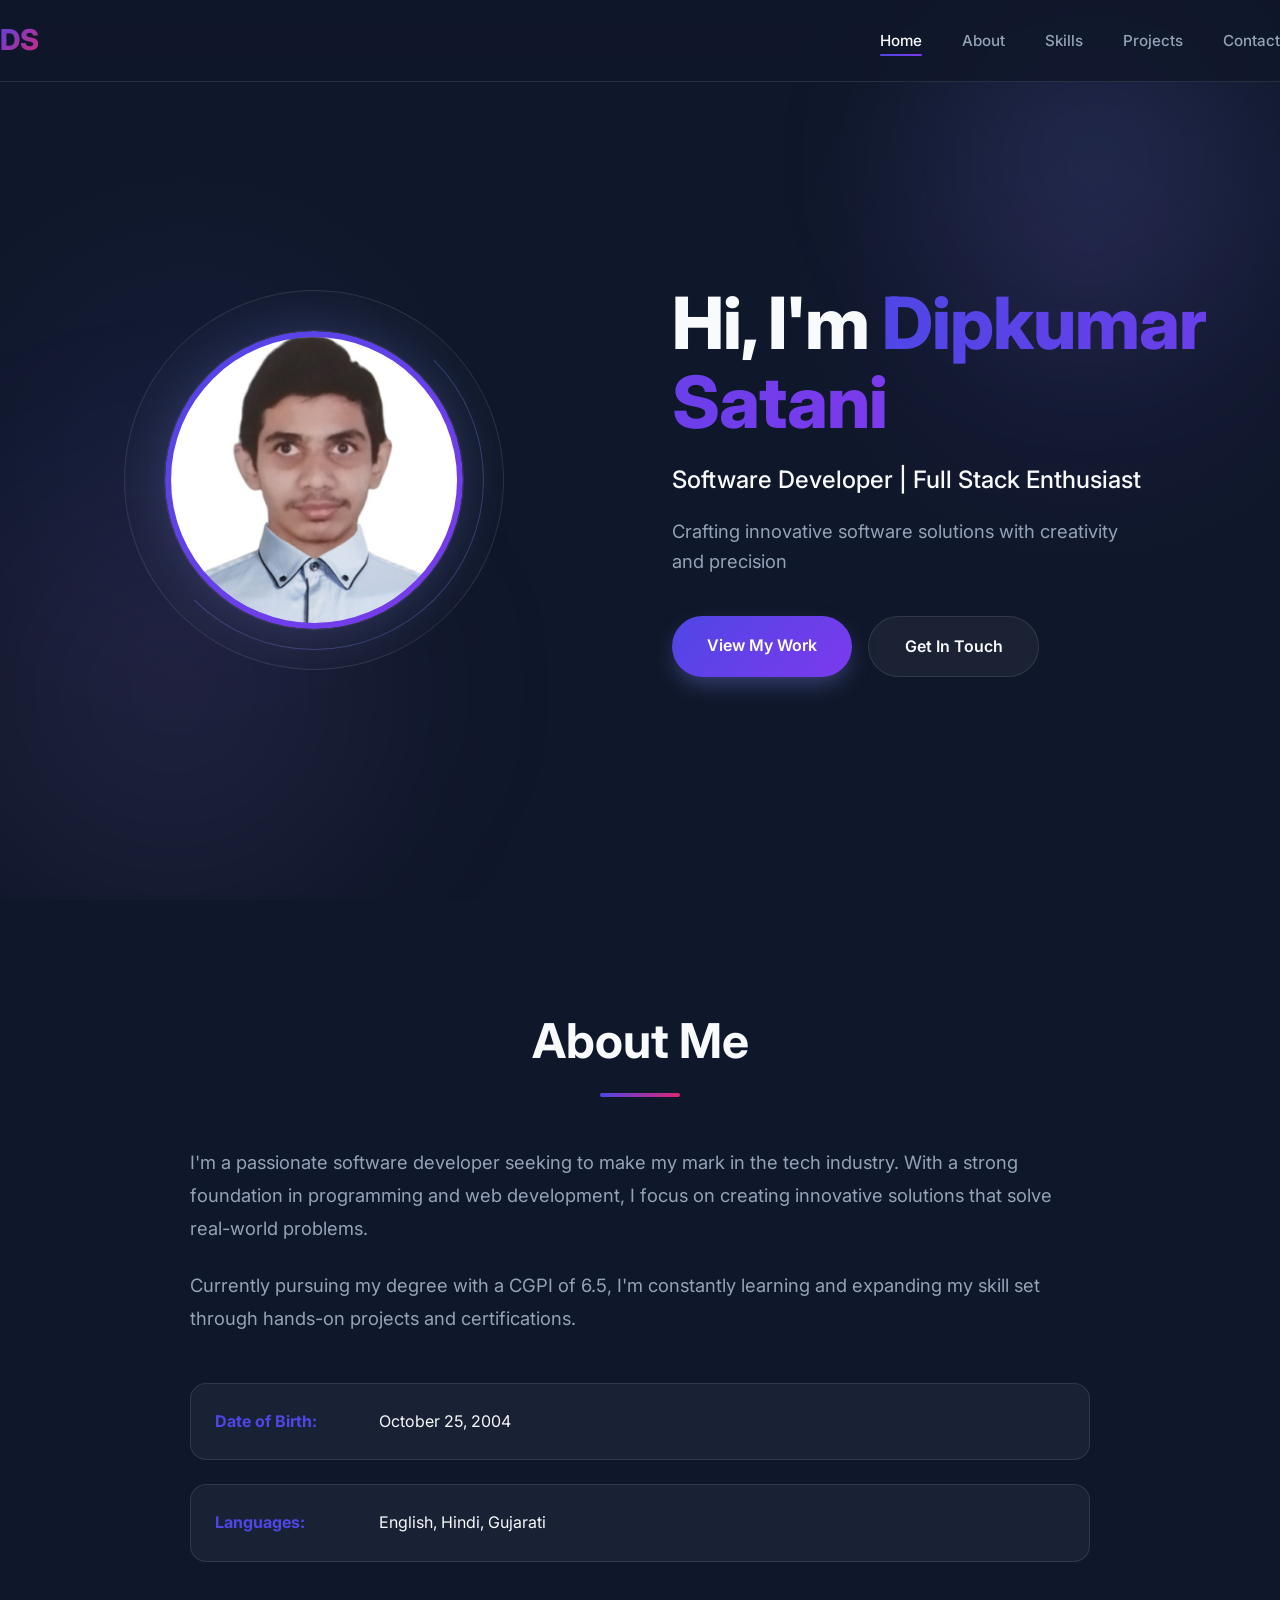
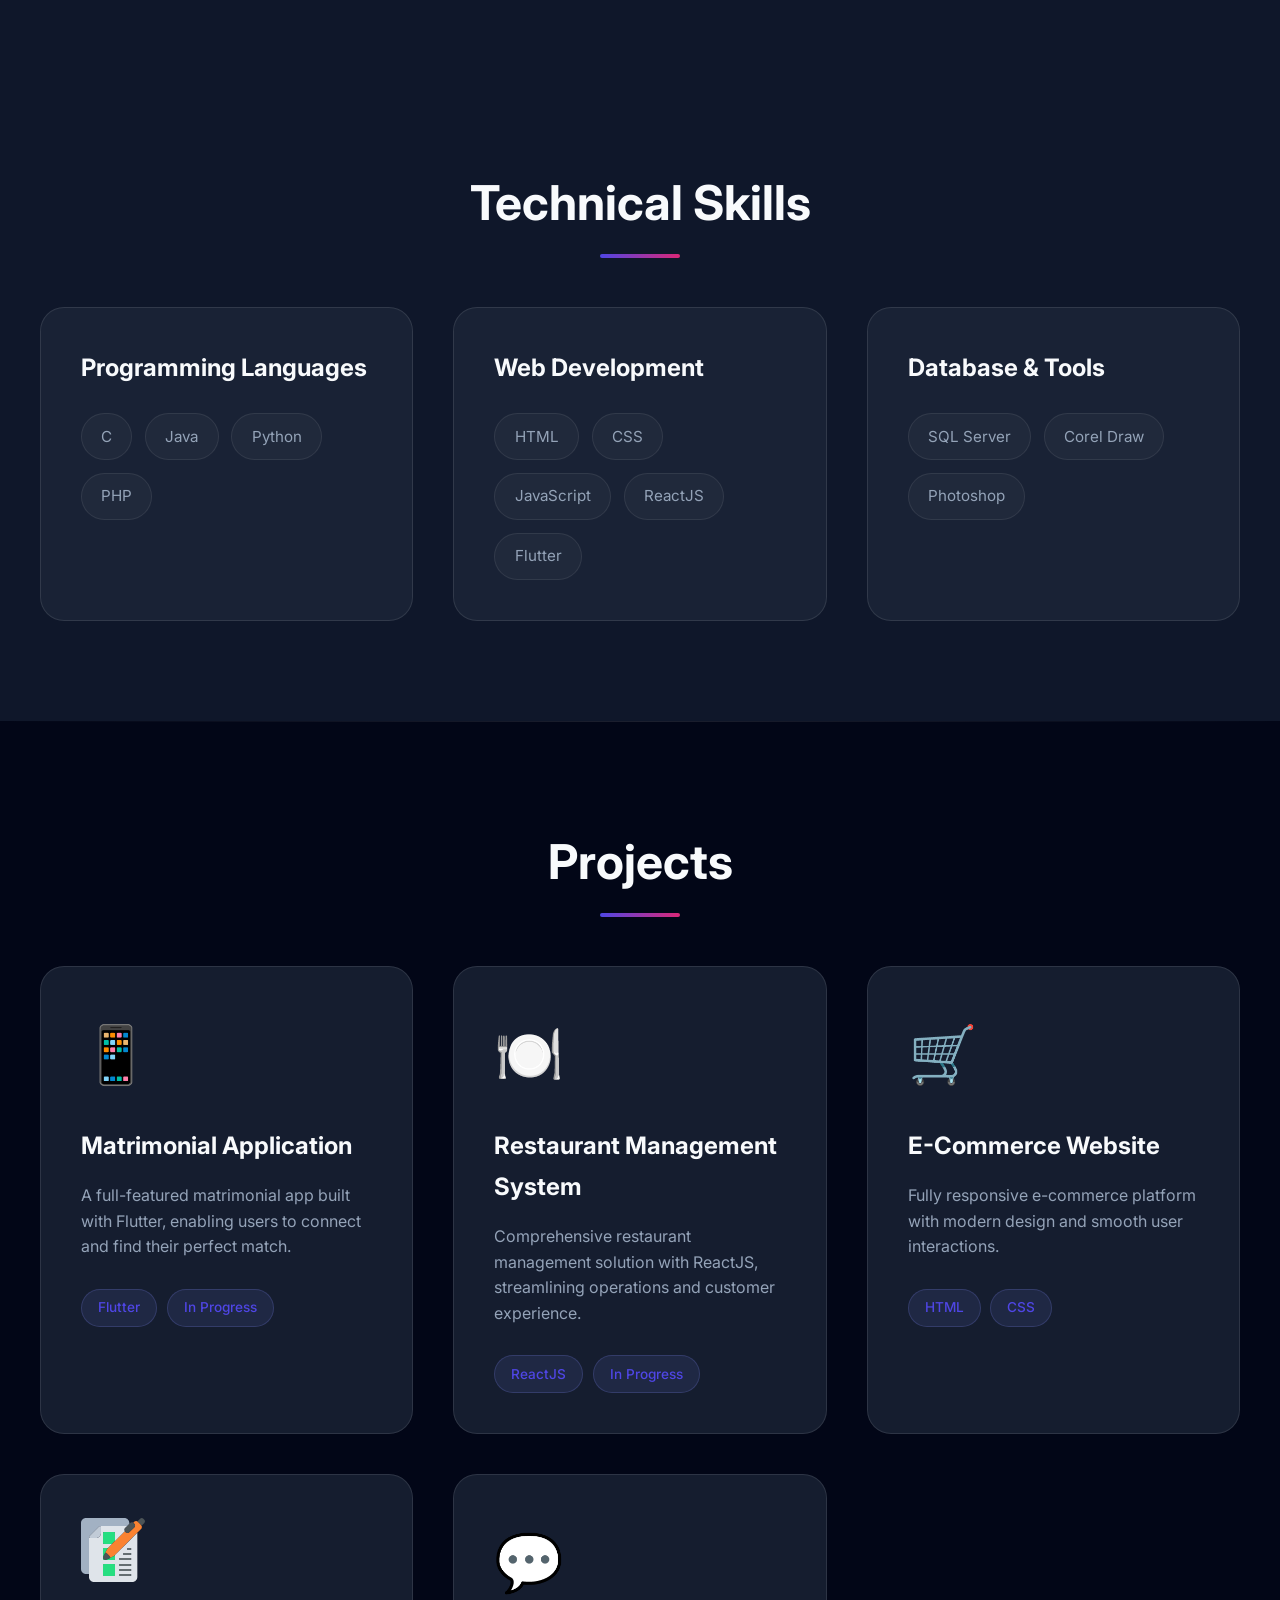
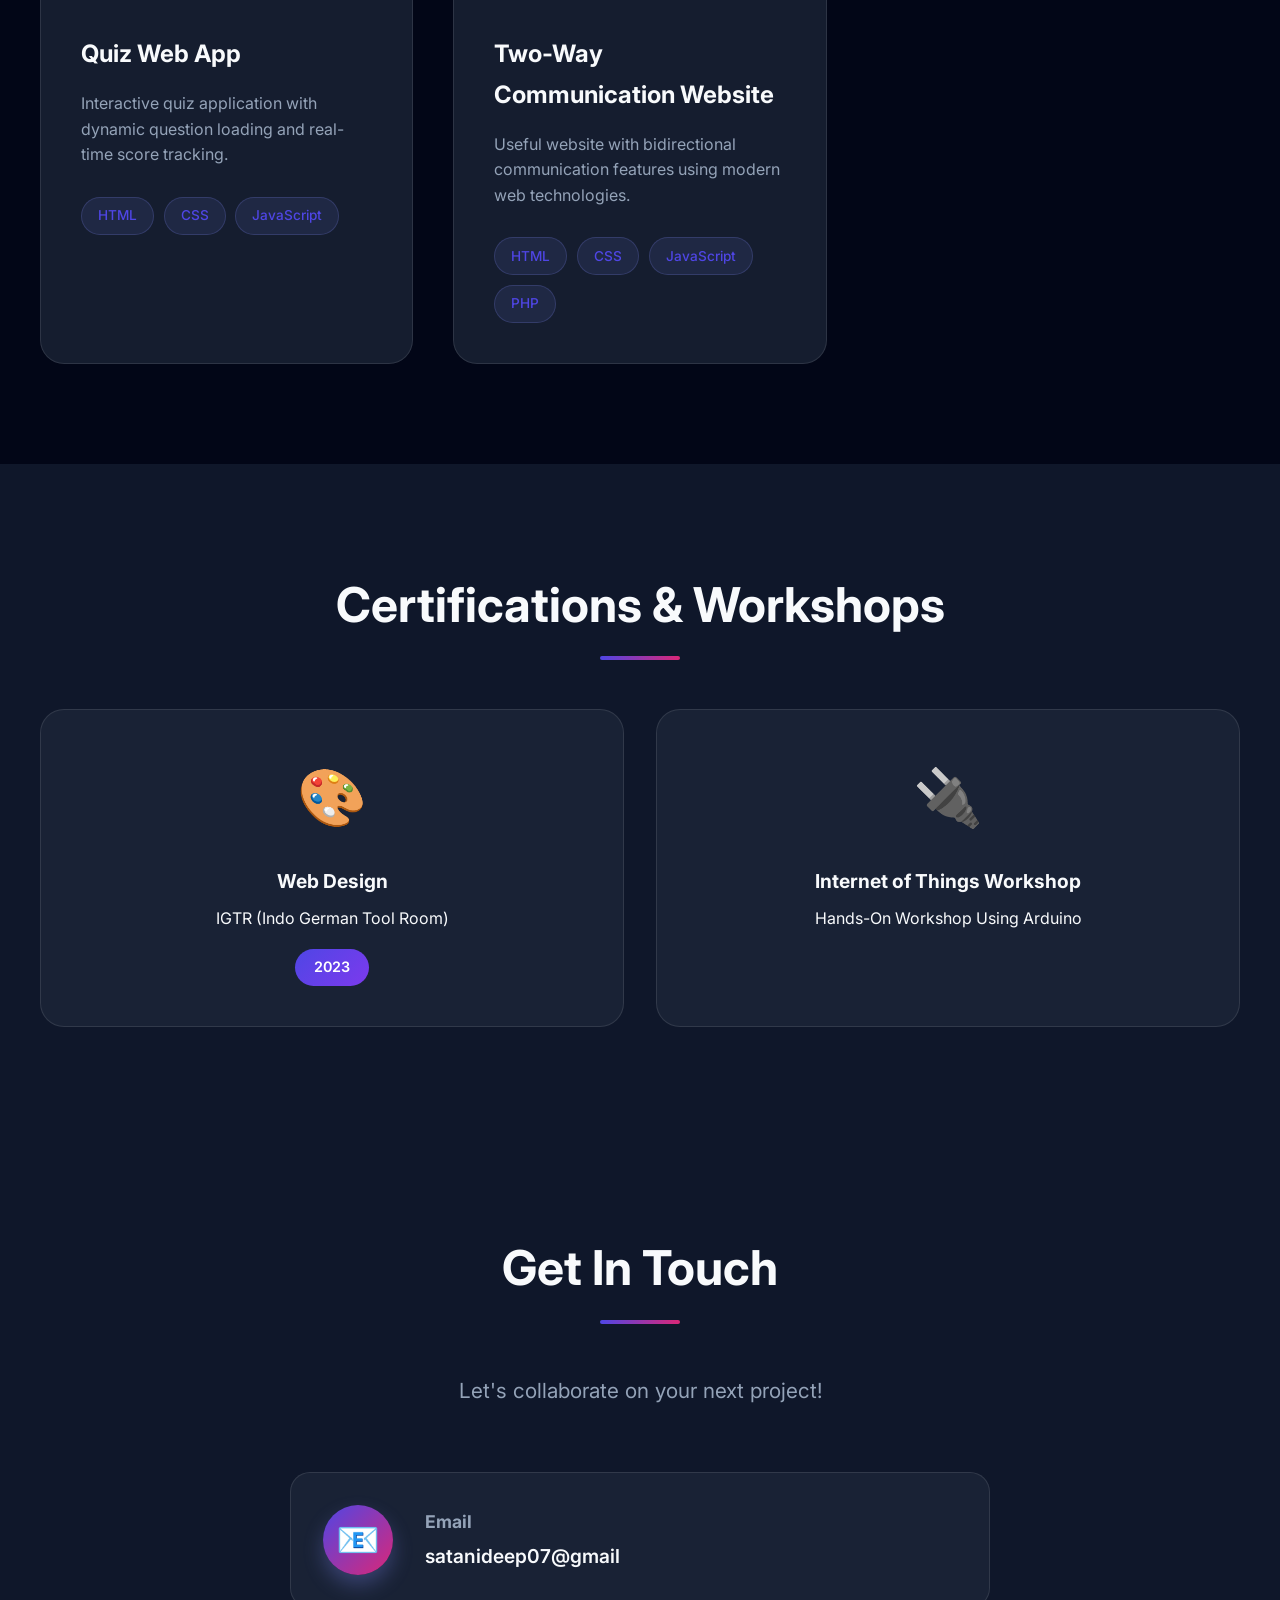
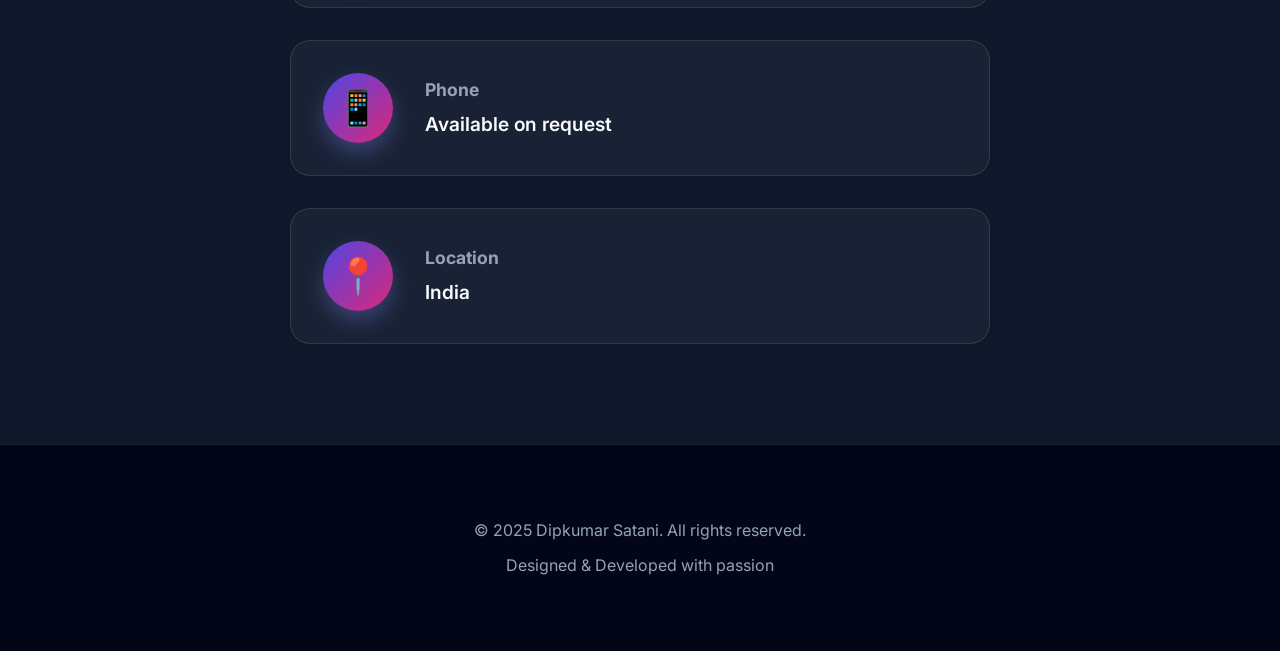
<file: index.html>
<!DOCTYPE html>
<html lang="en">

<head>
  <meta charset="UTF-8" />
  <meta name="viewport" content="width=device-width, initial-scale=1.0" />
  <title>Dipkumar Satani - Software Developer Portfolio</title>
  <link rel="preconnect" href="https://fonts.googleapis.com">
  <link rel="preconnect" href="https://fonts.gstatic.com" crossorigin>
  <link
    href="https://fonts.googleapis.com/css2?family=Inter:wght@300;400;500;600;700&family=Outfit:wght@400;500;600;700;800&display=swap"
    rel="stylesheet">
  <link rel="stylesheet" href="style.css" />
</head>

<body>
  <!-- Navigation -->
  <nav class="navbar">
    <div class="nav-container">
      <div class="logo">DS</div>
      <ul class="nav-menu">
        <li><a href="#home" class="nav-link">Home</a></li>
        <li><a href="#about" class="nav-link">About</a></li>
        <li><a href="#skills" class="nav-link">Skills</a></li>
        <li><a href="#projects" class="nav-link">Projects</a></li>
        <li><a href="#contact" class="nav-link">Contact</a></li>
      </ul>
      <div class="hamburger">
        <span></span>
        <span></span>
        <span></span>
      </div>
    </div>
  </nav>
  <!-- Hero Section -->
  <section id="home" class="hero">
    <div class="hero-image">
      <div class="profile-ring">
        <div class="ring-outer"></div>
        <div class="ring-middle"></div>
        <div class="profile-photo">
          <img src="./me.jpg" alt="Dipkumar Satani" id="profileImg" />
          <div class="photo-placeholder">DS</div>
        </div>
      </div>
    </div>
    <div class="hero-content">
      <h1 class="hero-title">
        Hi, I'm <span class="gradient-text">Dipkumar Satani</span>
      </h1>
      <p class="hero-subtitle">Software Developer | Full Stack Enthusiast</p>
      <p class="hero-description">
        Crafting innovative software solutions with creativity and precision
      </p>
      <div class="hero-buttons">
        <a href="#projects" class="btn btn-primary">View My Work</a>
        <a href="#contact" class="btn btn-secondary">Get In Touch</a>
      </div>
    </div>
  </section>

  <!-- About Section -->
  <section id="about" class="about">
    <div class="container">
      <h2 class="section-title">About Me</h2>
      <div class="about-content">
        <div class="about-text">
          <p>
            I'm a passionate software developer seeking to make my mark in the
            tech industry. With a strong foundation in programming and web
            development, I focus on creating innovative solutions that solve
            real-world problems.
          </p>
          <p>
            Currently pursuing my degree with a CGPI of 6.5, I'm constantly
            learning and expanding my skill set through hands-on projects and
            certifications.
          </p>
          <div class="about-details">
            <div class="detail-item">
              <span class="detail-label">Date of Birth:</span>
              <span class="detail-value">October 25, 2004</span>
            </div>
            <div class="detail-item">
              <span class="detail-label">Languages:</span>
              <span class="detail-value">English, Hindi, Gujarati</span>
            </div>
          </div>
        </div>
      </div>
    </div>
  </section>

  <!-- Skills Section -->
  <section id="skills" class="skills">
    <div class="container">
      <h2 class="section-title">Technical Skills</h2>
      <div class="skills-grid">
        <div class="skill-category">
          <h3>Programming Languages</h3>
          <div class="skill-tags">
            <span class="skill-tag">C</span>
            <span class="skill-tag">Java</span>
            <span class="skill-tag">Python</span>
            <span class="skill-tag">PHP</span>
          </div>
        </div>
        <div class="skill-category">
          <h3>Web Development</h3>
          <div class="skill-tags">
            <span class="skill-tag">HTML</span>
            <span class="skill-tag">CSS</span>
            <span class="skill-tag">JavaScript</span>
            <span class="skill-tag">ReactJS</span>
            <span class="skill-tag">Flutter</span>
          </div>
        </div>
        <div class="skill-category">
          <h3>Database & Tools</h3>
          <div class="skill-tags">
            <span class="skill-tag">SQL Server</span>
            <span class="skill-tag">Corel Draw</span>
            <span class="skill-tag">Photoshop</span>
          </div>
        </div>
      </div>
    </div>
  </section>

  <!-- Projects Section -->
  <section id="projects" class="projects">
    <div class="container">
      <h2 class="section-title">Projects</h2>
      <div class="projects-grid">
        <div class="project-card">
          <div class="project-icon">📱</div>
          <h3>Matrimonial Application</h3>
          <p>
            A full-featured matrimonial app built with Flutter, enabling users
            to connect and find their perfect match.
          </p>
          <div class="project-tech">
            <span>Flutter</span>
            <span>In Progress</span>
          </div>
        </div>
        <div class="project-card">
          <div class="project-icon">🍽️</div>
          <h3>Restaurant Management System</h3>
          <p>
            Comprehensive restaurant management solution with ReactJS,
            streamlining operations and customer experience.
          </p>
          <div class="project-tech">
            <span>ReactJS</span>
            <span>In Progress</span>
          </div>
        </div>
        <div class="project-card">
          <div class="project-icon">🛒</div>
          <h3>E-Commerce Website</h3>
          <p>
            Fully responsive e-commerce platform with modern design and smooth
            user interactions.
          </p>
          <div class="project-tech">
            <span>HTML</span>
            <span>CSS</span>
          </div>
        </div>
        <div class="project-card">
          <div class="project-icon">
            <svg xmlns="http://www.w3.org/2000/svg" width="64" height="64" viewBox="0 0 64 64" id="test">
              <g>
                <path fill="#646e72"
                  d="m 47.00004,30.0002 a 1,1.0000078 0 0 0 -1,1 1,1.0000078 0 0 0 1,1.0001 h 2.332 a 1,1.0000078 0 0 0 1,-1.0001 1,1.0000078 0 0 0 -1,-1 z m -4,5.0001 a 1,1.0000078 0 0 0 -1,1 1,1.0000078 0 0 0 1,1 h 6.332 a 1,1.0000078 0 0 0 1,-1 1,1.0000078 0 0 0 -1,-1 z m -4,5 a 1,1.0000078 0 0 0 -1,1 1,1.0000078 0 0 0 1,1 h 10.332 a 1,1.0000078 0 0 0 1,-1 1,1.0000078 0 0 0 -1,-1 z m 0,6.0001 a 1,1.0000078 0 0 0 -1,1 1,1.0000078 0 0 0 1,1 h 10.332 a 1,1.0000078 0 0 0 1,-1 1,1.0000078 0 0 0 -1,-1 z m 0,5 a 1,1.0000078 0 0 0 -1,1 1,1.0000078 0 0 0 1,1 h 10.332 a 1,1.0000078 0 0 0 1,-1 1,1.0000078 0 0 0 -1,-1 z m 0,5 a 1,1.0000078 0 0 0 -1,1 1,1.0000078 0 0 0 1,1.0001 h 10.332 a 1,1.0000078 0 0 0 1,-1.0001 1,1.0000078 0 0 0 -1,-1 z">
                </path>
                <path fill="#26de81"
                  d="M23.00004 46.0004c-.5523.0001-.9999.4477-1 1v10c.0001.5523.4477 1 1 1.0001h10c.5523-.0001.9999-.4478 1-1.0001v-10c-.0001-.5523-.4477-.9999-1-1zM23.00004 14.0001a1.0001 1.0001078 0 00-1 1v10.0001a1.0001 1.0001078 0 001 1h7.9297l3.0703-3.0723v-7.9278a1.0001 1.0001078 0 00-1-1z">
                </path>
                <path fill="#4c5457"
                  d="m 24.00004,35.1409 c -0.5666,1.0728 -1.1221,2.1517 -1.6816,3.2283 -0.6235,1.1997 0.038,2.4399 0.4555,2.8575 0.4203,0.4202 1.6528,1.0643 2.8575,0.4555 1.0769,-0.5539 2.1585,-1.1071 3.2223,-1.6819 0.3705,-0.3247 0.4492,-0.8709 0.1856,-1.2871 -0.9276,-1.4272 -2.4361,-2.925 -3.7012,-3.7949 -0.4454,-0.2925 -1.0296,-0.1748 -1.3381,0.2226 z">
                </path>
                <path fill="#fa8231"
                  d="m 55.06844,3.1094 c -0.7699,0 -1.5395,0.2914 -2.1211,0.873 l -0.7305,0.7305 c 0.323,0.2404 1.2006,1.1291 1.4141,1.4141 v 0 c 0.678,0.9057 0.6153,2.2128 -0.2051,3.0333 l -5.2012,5.2012 c -0.8202,0.8203 -2.1256,0.8807 -3.0312,0.2031 v 0 c -0.427,-0.3291 -1.1944,-1.1182 -1.4161,-1.4141 l -16.8476,16.8497 -0.6367,0.6367 c -0.075,0.074 -0.1375,0.16 -0.1856,0.2539 -0.7032,1.3865 -1.4051,2.7735 -2.1074,4.1603 v 0.09 c 0.3198,-0.4115 0.9021,-0.5084 1.3379,-0.2226 0.2423,0.1666 0.4702,0.3532 0.7012,0.5351 0.9292,0.732 1.7608,1.5812 2.4707,2.5274 0.1808,0.241 0.365,0.4796 0.5293,0.7324 0.2635,0.4161 0.1848,0.9622 -0.1856,1.2869 h 0.096 c 1.3869,-0.7021 2.7737,-1.4044 4.1602,-2.1074 0.094,-0.048 0.1796,-0.1107 0.2539,-0.1856 8.8861,-8.8835 17.7703,-17.7688 26.6543,-26.6545 0.9144,-0.9144 1.0976,-2.2889 0.5742,-3.4023 -0.8924,-1.3965 -2.2337,-2.4994 -3.4024,-3.6681 -0.4751,-0.4751 -1.2759,-0.873 -2.121,-0.873 z">
                </path>
                <path fill="#4c5457"
                  d="M59.08404.6738l-2.7324 2.7324c.3024.1424.5894.3278.8378.5762l2.8282 2.8282c.2487.2488.4318.5371.5742.8399l2.7344-2.7345c.8983-.8984.8983-2.3848 0-3.2832l-.959-.959c-.8939-.8939-2.382-.901-3.2832 0zM50.76954 4.248c-.5773.01-1.1499.232-1.5859.668l-5.2012 5.2013c-.8204.8203-.8831 2.1275-.2051 3.0332.2056.2762 1.0846 1.166 1.4161 1.4141.9056.6776 2.211.6171 3.0312-.2032l5.2012-5.2011c.8204-.8205.8831-2.1276.2051-3.0333-.202-.2715-1.077-1.1615-1.4141-1.4141-.4246-.3182-.9378-.4739-1.4473-.4649z">
                </path>
                <path fill="#26de81"
                  d="m 23.00004,30.0002 c -0.5523,10e-5 -0.9999,0.4477 -1,1 v 10.0001 c 0,0.5523 0.4477,1 1,1 h 10 c 0.5523,-1e-4 0.9999,-0.4477 1,-1 v -3.9297 l -0.6367,0.6367 c -0.074,0.075 -0.16,0.1375 -0.2539,0.1856 -3.5726,1.8114 0.9953,-0.5052 -7.4785,3.789 -0.6697,0.3394 -1.3943,0.307 -2.0137,0.062 -0.3159,-0.1244 -0.6125,-0.2863 -0.8438,-0.5175 -0.2312,-0.2313 -0.3931,-0.5279 -0.5175,-0.8438 -0.244,-0.6194 -0.2769,-1.3439 0.062,-2.0137 1.2642,-2.4921 2.5253,-4.9857 3.789,-7.4781 0.048,-0.094 0.1107,-0.1796 0.1856,-0.2539 l 0.6367,-0.6367 z">
                </path>
                <path fill="#a2b1c3"
                  d="m 5.00004,0 c -2.7496,0 -5,2.2504 -5,5 v 46.0004 c 0,2.7496 2.2504,5 5,5 h 3 V 19.0001 c 10e-5,-0.2652 0.1055,-0.5195 0.293,-0.707 l 10,-10 c 0.1875,-0.1875 0.4418,-0.2929 0.707,-0.293 h 27.0996 l 2.2324,-2.2325 V 5 c 0,-2.7496 -2.2504,-5 -5,-5 z">
                </path>
                <path fill="#dfe4ea"
                  d="m 19.00004,8.0001 c 0.3735,0 0.9407,0.2614 0.9997,0.9995 v 6 c 0,2.7496 -2.2504,5.0001 -5,5.0001 h -6 c -0.5523,0 -1,-0.4477 -1,-1.0001 V 59 c 0,2.7496 2.2504,5 5,5 h 38.332 c 2.7496,0 5,-2.2504 5,-5 V 14.7379 c -7.4418,7.4463 -14.8874,14.8889 -22.3317,22.3327 v 3.9297 c -10e-5,0.5523 -0.4477,0.9999 -1,1 h -10 c -0.5523,0 -1,-0.4477 -1,-1 V 31.0002 c 10e-5,-0.5523 0.4477,-0.9999 1,-1 h 3.9297 l 4,-4 h -7.9297 c -0.5523,-10e-5 -0.9999,-0.4477 -1,-1 V 15.0001 c 10e-5,-0.5523 0.4477,-0.9999 1,-1 h 10 c 0.5523,10e-5 0.9999,0.4477 1,1 v 7.9278 l 9.7773,-9.7774 c -0.678,-0.9057 -0.6153,-2.2129 0.2051,-3.0332 l 2.1172,-2.1172 z m 28,22.0001 h 2.332 c 0.5523,0 1,0.4477 1,1 0,0.5523 -0.4477,1.0001 -1,1.0001 h -2.332 c -0.5523,0 -1,-0.4478 -1,-1.0001 0,-0.5523 0.4477,-1 1,-1 z m -4,5.0001 h 6.332 c 0.5523,0 1,0.4477 1,1 0,0.5523 -0.4477,1 -1,1 h -6.332 c -0.5523,0 -1,-0.4477 -1,-1 0,-0.5523 0.4477,-1 1,-1 z m -4,5 h 10.332 c 0.5523,0 1,0.4477 1,1 0,0.5523 -0.4477,1 -1,1 h -10.332 c -0.5523,0 -1,-0.4477 -1,-1 0,-0.5523 0.4477,-1 1,-1 z m -16,6.0001 h 10 c 0.5523,1e-4 0.9999,0.4477 1,1 v 10 c -10e-5,0.5523 -0.4477,1 -1,1.0001 h -10 c -0.5523,-1e-4 -0.9999,-0.4478 -1,-1.0001 v -10 c 10e-5,-0.5523 0.4477,-0.9999 1,-1 z m 16,0 h 10.332 c 0.5523,0 1,0.4477 1,1 0,0.5523 -0.4477,1 -1,1 h -10.332 c -0.5523,0 -1,-0.4477 -1,-1 0,-0.5523 0.4477,-1 1,-1 z m 0,5 h 10.332 c 0.5523,0 1,0.4477 1,1 0,0.5523 -0.4477,1 -1,1 h -10.332 c -0.5523,0 -1,-0.4477 -1,-1 0,-0.5523 0.4477,-1 1,-1 z m 0,5 h 10.332 c 0.5523,0 1,0.4477 1,1 0,0.5523 -0.4477,1.0001 -1,1.0001 h -10.332 c -0.5523,0 -1,-0.4478 -1,-1.0001 0,-0.5523 0.4477,-1 1,-1 z">
                </path>
                <path fill="#c1cbd7"
                  d="m 19.00004,8.0001 c -0.482,0 -0.7226,0.3321 -0.7068,0.2926 l -10,10 c 0,0 0.01,-0.01 0.015,-0.012 -0.6383,0.6115 -0.2137,1.7195 0.6918,1.7195 h 6 c 2.7496,0 5.0045,-2.2505 5,-5.0001 -0.01,-6.075 -0.01,-2.9616 -0.01,-6.075 0,-0.1072 -0.073,-0.4426 -0.31,-0.6443 -0.1828,-0.1766 -0.4259,-0.2769 -0.68,-0.2807 z">
                </path>
              </g>
            </svg>
          </div>
          <h3>Quiz Web App</h3>
          <p>
            Interactive quiz application with dynamic question loading and
            real-time score tracking.
          </p>
          <div class="project-tech">
            <span>HTML</span>
            <span>CSS</span>
            <span>JavaScript</span>
          </div>
        </div>
        <div class="project-card">
          <div class="project-icon">💬</div>
          <h3>Two-Way Communication Website</h3>
          <p>
            Useful website with bidirectional communication features using
            modern web technologies.
          </p>
          <div class="project-tech">
            <span>HTML</span>
            <span>CSS</span>
            <span>JavaScript</span>
            <span>PHP</span>
          </div>
        </div>
      </div>
    </div>
  </section>

  <!-- Certifications Section -->
  <section id="certifications" class="certifications">
    <div class="container">
      <h2 class="section-title">Certifications & Workshops</h2>
      <div class="cert-grid">
        <div class="cert-card">
          <div class="cert-icon">🎨</div>
          <h3>Web Design</h3>
          <p>IGTR (Indo German Tool Room)</p>
          <span class="cert-year">2023</span>
        </div>
        <div class="cert-card">
          <div class="cert-icon">🔌</div>
          <h3>Internet of Things Workshop</h3>
          <p>Hands-On Workshop Using Arduino</p>
        </div>
      </div>
    </div>
  </section>

  <!-- Contact Section -->
  <section id="contact" class="contact">
    <div class="container">
      <h2 class="section-title">Get In Touch</h2>
      <p class="contact-subtitle">Let's collaborate on your next project!</p>
      <div class="contact-content">
        <div class="contact-info">
          <div class="contact-item">
            <div class="contact-icon">📧</div>
            <div>
              <h4>Email</h4>
              <p>satanideep07@gmail</p>
            </div>
          </div>
          <div class="contact-item">
            <div class="contact-icon">📱</div>
            <div>
              <h4>Phone</h4>
              <p>Available on request</p>
            </div>
          </div>
          <div class="contact-item">
            <div class="contact-icon">📍</div>
            <div>
              <h4>Location</h4>
              <p>India</p>
            </div>
          </div>
        </div>
      </div>
    </div>
  </section>

  <!-- Footer -->
  <footer class="footer">
    <div class="container">
      <p>&copy; 2025 Dipkumar Satani. All rights reserved.</p>
      <p>Designed & Developed with passion</p>
    </div>
  </footer>

  <script src="script.js"></script>
</body>

</html>
</file>
<file: style.css>
/* ==== 1. ROOT & TYPOGRAPHY ==== */
:root {
    /* Fonts */
    --font-body: 'Inter', -apple-system, BlinkMacSystemFont, 'Segoe UI', sans-serif;
    --font-heading: 'Inter', -apple-system, BlinkMacSystemFont, 'Segoe UI', sans-serif;
    
    /* Glass Effect */
    --glass-blur: 12px;
    
    /* Modern Dark Palette */
    --primary-color: #4f46e5;      /* indigo-600 */
    --secondary-color: #7c3aed;    /* violet-600 */
    --accent-color: #db2777;       /* pink-600 */

    --dark-bg: #0f172a;            /* slate-900 */
    --darker-bg: #020617;          /* slate-950 */
    --card-bg: rgba(30, 41, 59, 0.7); /* slate-800 with opacity */

    --light-text: #f8fafc;
    --gray-text: #94a3b8;          /* Changed for better contrast */
    
    --glass-bg: rgba(15, 23, 42, 0.8);
    --glass-border: rgba(255, 255, 255, 0.1);
}

/* Base */
* {
    margin: 0;
    padding: 0;
    box-sizing: border-box;
}

html {
    scroll-behavior: smooth;
}

body {
    font-family: var(--font-body);
    background: var(--dark-bg);
    color: var(--light-text);
    line-height: 1.7;
    overflow-x: hidden;
    background-image:
        radial-gradient(circle at 15% 50%, rgba(99, 102, 241, 0.08), transparent 25%),
        radial-gradient(circle at 85% 30%, rgba(139, 92, 246, 0.08), transparent 25%);
    background-attachment: fixed;
}

h1,
h2,
h3,
h4,
h5,
h6 {
    font-family: var(--font-heading);
}

/* ==== 2. LAYOUT ==== */
.container {
    max-width: 1240px;
    margin: auto;
    padding: 0 1.25rem;
}

/* ==== 3. NAVBAR ==== */
.navbar {
    position: fixed;
    top: 0;
    left: 0;
    right: 0;
    background: var(--glass-bg);
    backdrop-filter: blur(var(--glass-blur));
    -webkit-backdrop-filter: blur(var(--glass-blur));
    z-index: 1000;
    padding: 1rem 0;
    border-bottom: 1px solid var(--glass-border);
    transition: all 0.3s ease;
}

.navbar.scrolled {
    background: rgba(15, 23, 42, 0.85);
    box-shadow: 0 4px 30px rgba(0, 0, 0, 0.1);
    border-bottom: 1px solid rgba(255, 255, 255, 0.05);
}

.nav-container {
    display: flex;
    justify-content: space-between;
    align-items: center;
}

.logo {
    font-size: 1.8rem;
    font-weight: 800;
    background: linear-gradient(135deg, var(--primary-color), var(--accent-color));
    -webkit-background-clip: text;
    background-clip: text;
    -webkit-text-fill-color: transparent;
    letter-spacing: -0.5px;
}

.nav-menu {
    display: flex;
    gap: 2.5rem;
    list-style: none;
}

.nav-link {
    color: var(--gray-text);
    text-decoration: none;
    font-weight: 500;
    position: relative;
    transition: color 0.3s;
    font-size: 0.95rem;
}

.nav-link:hover,
.nav-link.active {
    color: var(--light-text);
}

.nav-link::after {
    content: '';
    position: absolute;
    left: 0;
    bottom: -6px;
    width: 0;
    height: 2px;
    background: linear-gradient(90deg, var(--primary-color), var(--secondary-color));
    transition: width 0.3s;
    border-radius: 2px;
}

.nav-link:hover::after,
.nav-link.active::after {
    width: 100%;
}

.hamburger {
    display: none;
    flex-direction: column;
    gap: 6px;
    cursor: pointer;
    background: none;
    border: none;
    padding: 0.5rem;
}

.hamburger span {
    width: 24px;
    height: 2px;
    background: var(--light-text);
    transition: 0.3s;
    border-radius: 2px;
}

/* Hamburger Animation */
.hamburger.active span:nth-child(1) {
    transform: rotate(45deg) translate(5px, 6px);
}

.hamburger.active span:nth-child(2) {
    opacity: 0;
}

.hamburger.active span:nth-child(3) {
    transform: rotate(-45deg) translate(5px, -6px);
}

/* ==== 4. HERO ==== */
.hero {
    min-height: 100vh;
    display: grid;
    grid-template-columns: 1fr 1fr;
    align-items: center;
    gap: 4rem;
    padding: 120px 1.25rem 60px;
    position: relative;
    overflow: hidden;
}

/* Animated Background Elements */
.hero::before {
    content: '';
    position: absolute;
    top: -10%;
    right: -5%;
    width: 500px;
    height: 500px;
    background: radial-gradient(circle, rgba(129, 140, 248, 0.15) 0%, transparent 70%);
    filter: blur(60px);
    animation: float 10s infinite ease-in-out;
    z-index: -1;
}

.hero::after {
    content: '';
    position: absolute;
    bottom: -10%;
    left: -10%;
    width: 600px;
    height: 600px;
    background: radial-gradient(circle, rgba(192, 132, 252, 0.12) 0%, transparent 70%);
    filter: blur(80px);
    animation: float 14s infinite ease-in-out reverse;
    z-index: -1;
}

@keyframes float {
    0%,
    100% {
        transform: translate(0, 0);
    }
    50% {
        transform: translate(30px, -30px);
    }
}

.hero-image {
    justify-self: center;
    position: relative;
}

.profile-ring {
    width: 380px;
    height: 380px;
    position: relative;
}

.ring-outer {
    position: absolute;
    inset: 0;
    border-radius: 50%;
    border: 1px solid rgba(255, 255, 255, 0.1);
    background: rgba(255, 255, 255, 0.02);
    backdrop-filter: blur(5px);
    animation: spin 20s linear infinite;
}

.ring-middle {
    position: absolute;
    inset: 20px;
    border-radius: 50%;
    border: 1px solid rgba(129, 140, 248, 0.3);
    border-top-color: transparent;
    border-left-color: transparent;
    animation: spin 15s linear infinite reverse;
}

@keyframes spin {
    to {
        transform: rotate(360deg);
    }
}

.profile-photo {
    position: absolute;
    inset: 40px;
    border-radius: 50%;
    overflow: hidden;
    padding: 6px;
    background: rgba(255, 255, 255, 0.03);
    border: 1px solid rgba(255, 255, 255, 0.1);
    box-shadow: 0 0 40px rgba(129, 140, 248, 0.2);
}

.profile-photo img {
    width: 100%;
    height: 100%;
    object-fit: cover;
    border-radius: 50%;
    transition: transform 0.5s ease;
    position: relative;
    z-index: 10;
}

.profile-photo:hover img {
    transform: scale(1.05);
}

.photo-placeholder {
    position: absolute;
    inset: 0;
    margin: auto;
    font-size: 5rem;
    font-weight: 800;
    color: #fff;
    background: linear-gradient(135deg, var(--primary-color), var(--secondary-color));
    display: flex;
    align-items: center;
    justify-content: center;
    border-radius: 50%;
}

/* Text side */
.hero-content {
    max-width: 600px;
    z-index: 1;
}

.hero-title {
    font-size: 4.5rem;
    line-height: 1.1;
    margin-bottom: 1.2rem;
    font-weight: 800;
    letter-spacing: -1px;
}

.gradient-text {
    background: linear-gradient(to right, var(--primary-color), var(--secondary-color), var(--accent-color));
    -webkit-background-clip: text;
    background-clip: text;
    -webkit-text-fill-color: transparent;
    background-size: 200% auto;
    animation: gradientMove 5s linear infinite;
}

@keyframes gradientMove {
    0% {
        background-position: 0% 50%;
    }
    100% {
        background-position: 200% 50%;
    }
}

.hero-subtitle {
    font-size: 1.5rem;
    color: var(--light-text);
    margin-bottom: 1rem;
    font-weight: 500;
}

.hero-description {
    font-size: 1.15rem;
    color: var(--gray-text);
    margin-bottom: 2.5rem;
    max-width: 480px;
    line-height: 1.6;
}

.hero-buttons {
    display: flex;
    gap: 1rem;
    flex-wrap: wrap;
}

.btn {
    padding: 1rem 2.2rem;
    border-radius: 50px;
    font-weight: 600;
    text-decoration: none;
    transition: all 0.3s ease;
    display: inline-block;
    font-size: 1rem;
    cursor: pointer;
    border: none;
}

.btn-primary {
    background: linear-gradient(135deg, var(--primary-color), var(--secondary-color));
    color: #fff;
    box-shadow: 0 10px 25px -5px rgba(129, 140, 248, 0.4);
}

.btn-primary:hover {
    transform: translateY(-3px);
    box-shadow: 0 15px 35px -5px rgba(129, 140, 248, 0.5);
}

.btn-secondary {
    background: rgba(255, 255, 255, 0.05);
    border: 1px solid rgba(255, 255, 255, 0.1);
    color: var(--light-text);
    backdrop-filter: blur(5px);
}

.btn-secondary:hover {
    background: rgba(255, 255, 255, 0.1);
    border-color: var(--light-text);
    transform: translateY(-3px);
}

/* ==== 5. SECTIONS ==== */
section {
    padding: 100px 1.25rem;
}

.section-title {
    font-size: 3rem;
    text-align: center;
    margin-bottom: 4rem;
    position: relative;
    font-weight: 700;
}

.section-title::after {
    content: '';
    position: absolute;
    left: 50%;
    bottom: -15px;
    transform: translateX(-50%);
    width: 80px;
    height: 4px;
    background: linear-gradient(90deg, var(--primary-color), var(--accent-color));
    border-radius: 2px;
}

/* ==== 6. ABOUT ==== */
.about {
    background: transparent;
}

.about-content {
    max-width: 900px;
    margin: auto;
}

.about-text p {
    font-size: 1.15rem;
    margin-bottom: 1.5rem;
    color: var(--gray-text);
    line-height: 1.8;
}

.about-details {
    margin-top: 3rem;
    display: grid;
    gap: 1.5rem;
}

.detail-item {
    display: flex;
    gap: 1.5rem;
    padding: 1.5rem;
    background: var(--card-bg);
    border-radius: 16px;
    border: 1px solid var(--glass-border);
    backdrop-filter: blur(10px);
    align-items: center;
    transition: transform 0.3s ease;
}

.detail-item:hover {
    transform: translateX(10px);
}

.detail-label {
    font-weight: 700;
    color: var(--primary-color);
    min-width: 140px;
}

.detail-value {
    color: var(--light-text);
}

/* ==== 7. SKILLS ==== */
.skills-grid {
    display: grid;
    grid-template-columns: repeat(auto-fit, minmax(300px, 1fr));
    gap: 2.5rem;
}

.skill-category {
    background: var(--card-bg);
    padding: 2.5rem;
    border-radius: 24px;
    border: 1px solid var(--glass-border);
    backdrop-filter: blur(10px);
    transition: all 0.4s ease;
    position: relative;
    overflow: hidden;
}

.skill-category::before {
    content: '';
    position: absolute;
    top: 0;
    left: 0;
    right: 0;
    height: 4px;
    background: linear-gradient(90deg, var(--primary-color), var(--secondary-color));
    opacity: 0;
    transition: opacity 0.3s ease;
}

.skill-category:hover {
    transform: translateY(-10px);
    box-shadow: 0 20px 40px -10px rgba(0, 0, 0, 0.3);
}

.skill-category:hover::before {
    opacity: 1;
}

.skill-category h3 {
    color: var(--light-text);
    margin-bottom: 1.5rem;
    font-size: 1.5rem;
    font-weight: 700;
}

.skill-tags {
    display: flex;
    flex-wrap: wrap;
    gap: 0.8rem;
}

.skill-tag {
    padding: 0.6rem 1.2rem;
    background: rgba(255, 255, 255, 0.03);
    border: 1px solid rgba(255, 255, 255, 0.08);
    border-radius: 50px;
    font-size: 0.95rem;
    color: var(--gray-text);
    transition: 0.3s;
}

.skill-tag:hover {
    background: var(--primary-color);
    border-color: var(--primary-color);
    color: #fff;
    transform: translateY(-2px);
}

/* ==== 8. PROJECTS ==== */
.projects {
    background: var(--darker-bg);
    position: relative;
}

.projects::before {
    content: '';
    position: absolute;
    top: 0;
    left: 0;
    right: 0;
    height: 1px;
    background: linear-gradient(90deg, transparent, rgba(255, 255, 255, 0.1), transparent);
}

.projects-grid {
    display: grid;
    grid-template-columns: repeat(auto-fit, minmax(320px, 1fr));
    gap: 2.5rem;
}

.project-card {
    background: var(--card-bg);
    padding: 2.5rem;
    border-radius: 24px;
    border: 1px solid var(--glass-border);
    backdrop-filter: blur(10px);
    transition: all 0.4s ease;
    position: relative;
    z-index: 1;
}

.project-card:hover {
    transform: translateY(-15px);
    border-color: rgba(129, 140, 248, 0.3);
    box-shadow: 0 25px 50px -12px rgba(0, 0, 0, 0.4);
}

.project-icon {
    font-size: 3.5rem;
    margin-bottom: 1.5rem;
}

.project-card h3 {
    font-size: 1.5rem;
    margin-bottom: 1rem;
    font-weight: 700;
}

.project-card p {
    color: var(--gray-text);
    margin-bottom: 1.8rem;
    line-height: 1.6;
}

.project-tech {
    display: flex;
    flex-wrap: wrap;
    gap: 0.6rem;
}

.project-tech span {
    padding: 0.4rem 1rem;
    background: rgba(129, 140, 248, 0.1);
    border: 1px solid rgba(129, 140, 248, 0.2);
    border-radius: 20px;
    font-size: 0.85rem;
    color: var(--primary-color);
    font-weight: 500;
}

/* ==== 9. CERTIFICATIONS ==== */
.cert-grid {
    display: grid;
    grid-template-columns: repeat(auto-fit, minmax(280px, 1fr));
    gap: 2rem;
}

.cert-card {
    background: var(--card-bg);
    padding: 2.5rem;
    border-radius: 24px;
    border: 1px solid var(--glass-border);
    text-align: center;
    transition: all 0.3s ease;
}

.cert-card:hover {
    transform: translateY(-8px);
    border-color: var(--secondary-color);
}

.cert-icon {
    font-size: 3.5rem;
    margin-bottom: 1.2rem;
}

.cert-card h3 {
    margin-bottom: 0.5rem;
    font-size: 1.2rem;
}

.cert-year {
    display: inline-block;
    padding: 0.4rem 1.2rem;
    background: linear-gradient(135deg, var(--primary-color), var(--secondary-color));
    border-radius: 50px;
    font-size: 0.9rem;
    color: #fff;
    margin-top: 1rem;
    font-weight: 600;
}

/* ==== 10. CONTACT ==== */
.contact {
    background: transparent;
}

.contact-subtitle {
    text-align: center;
    font-size: 1.3rem;
    color: var(--gray-text);
    margin-bottom: 4rem;
}

.contact-info {
    display: grid;
    gap: 2rem;
    max-width: 700px;
    margin: auto;
}

.contact-item {
    display: flex;
    align-items: center;
    gap: 2rem;
    padding: 2rem;
    background: var(--card-bg);
    border-radius: 20px;
    border: 1px solid var(--glass-border);
    transition: all 0.3s ease;
}

.contact-item:hover {
    transform: translateX(10px);
    background: rgba(30, 41, 59, 0.9);
    border-color: var(--primary-color);
}

.contact-icon {
    width: 70px;
    height: 70px;
    border-radius: 50%;
    background: linear-gradient(135deg, var(--primary-color), var(--accent-color));
    display: flex;
    align-items: center;
    justify-content: center;
    font-size: 2.2rem;
    color: #fff;
    flex-shrink: 0;
    box-shadow: 0 10px 20px rgba(129, 140, 248, 0.3);
}

.contact-item h4 {
    font-size: 1.1rem;
    color: var(--gray-text);
    margin-bottom: 0.2rem;
}

.contact-item p {
    font-size: 1.2rem;
    font-weight: 600;
    color: var(--light-text);
}

/* ==== 11. FOOTER ==== */
.footer {
    background: var(--darker-bg);
    padding: 4rem 1.25rem;
    text-align: center;
    border-top: 1px solid var(--glass-border);
}

.footer p {
    color: var(--gray-text);
    margin: 0.5rem 0;
}

.social-links {
    margin-top: 2rem;
    display: flex;
    justify-content: center;
    gap: 1.5rem;
    flex-wrap: wrap;
}

.social-link {
    padding: 0.8rem 1.5rem;
    border: 1px solid var(--glass-border);
    background: rgba(255, 255, 255, 0.03);
    border-radius: 50px;
    color: var(--light-text);
    text-decoration: none;
    transition: 0.3s;
}

.social-link:hover {
    background: var(--primary-color);
    border-color: var(--primary-color);
    color: #fff;
    transform: translateY(-3px);
}

/* ==== 12. HERO VIDEO BACKGROUND ==== */
#hero-video {
    position: absolute;
    top: 0;
    left: 0;
    width: 100%;
    height: 100%;
    object-fit: cover;
    z-index: -2;
}

.video-overlay {
    position: absolute;
    top: 0;
    left: 0;
    width: 100%;
    height: 100%;
    background: rgba(15, 23, 42, 0.7);
    z-index: -1;
}

.hero-content,
.hero-image {
    position: relative;
    z-index: 1;
}

/* ==== 13. RESPONSIVE ==== */
@media (max-width: 1024px) {
    .hero {
        grid-template-columns: 1fr;
        text-align: center;
        gap: 3rem;
    }

    .hero-image {
        order: -1;
    }

    .hero-content {
        margin: auto;
    }

    .hero-title {
        font-size: 3.5rem;
    }

    .hero-description {
        margin-left: auto;
        margin-right: auto;
    }

    .hero-buttons {
        justify-content: center;
    }
}

@media (max-width: 768px) {
    .hamburger {
        display: flex;
    }

    .nav-menu {
        position: fixed;
        left: -100%;
        top: 70px;
        width: 100%;
        flex-direction: column;
        background: rgba(2, 6, 23, 0.98);
        padding: 2rem;
        transition: left 0.3s;
        border-top: 1px solid var(--glass-border);
        backdrop-filter: blur(20px);
        gap: 1rem;
    }

    .nav-menu.active {
        left: 0;
    }

    .nav-link {
        padding: 0.5rem 0;
        display: block;
    }

    .hero {
        padding: 100px 1.25rem 60px;
    }

    .hero-title {
        font-size: 2.5rem;
    }

    .hero-subtitle {
        font-size: 1.2rem;
    }

    .profile-ring {
        width: 280px;
        height: 280px;
    }

    .section-title {
        font-size: 2.2rem;
    }

    section {
        padding: 60px 1.25rem;
    }

    .detail-item {
        flex-direction: column;
        text-align: center;
        gap: 0.5rem;
    }

    .detail-label {
        min-width: auto;
    }

    .contact-item {
        flex-direction: column;
        text-align: center;
    }
}

@media (max-width: 480px) {
    .hero-title {
        font-size: 2rem;
    }

    .hero-buttons {
        flex-direction: column;
        align-items: center;
    }

    .btn {
        width: 100%;
        max-width: 280px;
        text-align: center;
    }

    .profile-ring {
        width: 220px;
        height: 220px;
    }

    .skills-grid,
    .projects-grid,
    .cert-grid {
        grid-template-columns: 1fr;
    }
}

/* ==== 14. ACCESSIBILITY ==== */
@media (prefers-reduced-motion: reduce) {
    *,
    *::before,
    *::after {
        animation-duration: 0.01ms !important;
        animation-iteration-count: 1 !important;
        transition-duration: 0.01ms !important;
    }

    html {
        scroll-behavior: auto;
    }
}

/* Focus styles for keyboard navigation */
.nav-link:focus,
.btn:focus,
.social-link:focus {
    outline: 2px solid var(--primary-color);
    outline-offset: 2px;
}

/* ==== 15. UTILITY CLASSES ==== */
.sr-only {
    position: absolute;
    width: 1px;
    height: 1px;
    padding: 0;
    margin: -1px;
    overflow: hidden;
    clip: rect(0, 0, 0, 0);
    white-space: nowrap;
    border: 0;
}
</file>
